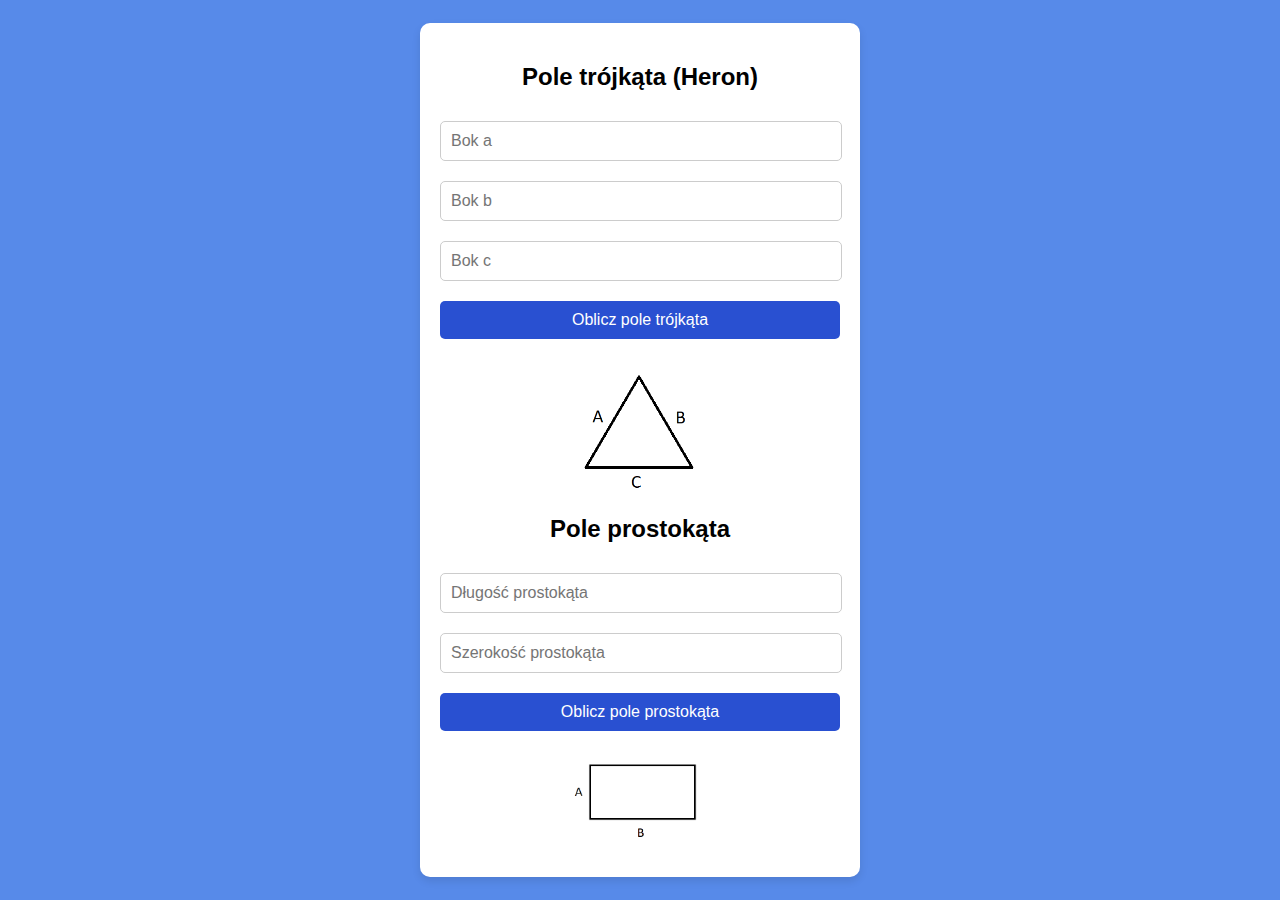
<file: index.html>
<!DOCTYPE html>
<html lang="pl">
<head>
    <meta charset="UTF-8"> <!-- Ustawienie kodowania znaków na UTF-8 -->
    <meta name="viewport" content="width=device-width, initial-scale=1.0"> <!-- Umożliwienie prawidłowego skalowania strony na urządzeniach mobilnych -->
    <title>Kalkulator pola</title> <!-- Tytuł strony, który pojawia się w zakładce przeglądarki -->
    <style>
        body {
            font-family: 'Segoe UI', Tahoma, Geneva, Verdana, sans-serif; /* Ustawienie czcionki */
            background-color: #f4f4f9; /* Kolor tła */
            display: flex; /* Użycie flexboxa do centrowania */
            justify-content: center; /* Wyśrodkowanie kontenera w poziomie */
            align-items: center; /* Wyśrodkowanie kontenera w pionie */
            height: 100vh; /* Wysokość na 100% widoku okna */
            margin: 0; /* Usunięcie marginesów */
            background-color: rgb(87, 138, 233);
        }
        img{
            float:center;
        }

        .container {
            background-color: rgb(255, 255, 255); /* Tło kontenera */
            padding: 20px; /* Odstęp wewnętrzny */
            border-radius: 10px; /* Zaokrąglone rogi */
            box-shadow: 0 4px 8px rgba(0, 0, 0, 0.1); /* Cień pod kontenerem */
            max-width: 400px; /* Maksymalna szerokość */
            width: 100%; /* Szerokość kontenera na 100% */
            text-align: center; /* Wyśrodkowanie zawartości tekstowej */
        }

        h2 {
            color: #000000; /* Kolor tekstu nagłówka */
            margin-bottom: 20px; /* Odstęp poniżej nagłówka */
        }

        input {
            width: 95%;
            padding: 10px; /* Wewnętrzny margines */
            margin: 10px 0; /* Odstępy między inputami */
            border: 1px solid #ccc; /* Obramowanie */
            border-radius: 5px; /* Zaokrąglone rogi */
            font-size: 16px; /* Rozmiar czcionki */
        }

        button {
            width: 100%; /* Szerokość przycisku */
            padding: 10px; /* Wewnętrzny margines */
            background-color: #2950d1; /* Kolor tła przycisku */
            color: white; /* Kolor tekstu */
            border: none; /* Brak obramowania */
            border-radius: 5px; /* Zaokrąglone rogi */
            cursor: pointer; /* Zmiana kursora */
            font-size: 16px; /* Rozmiar tekstu */
            margin-top: 10px; /* Margines górny */
        }

        button:hover {
            background-color: #218838; /* Kolor tła przy najechaniu */
        }

        .result {
            text-align: center; /* Wyśrodkowanie tekstu */
            margin-top: 20px; /* Odstęp górny */
            font-size: 18px; /* Rozmiar tekstu */
            color: #555; /* Kolor tekstu */
        }

        img {
            display: block; /* Wyświetlanie obrazu jako blok */
            margin: 10px auto; /* Wyśrodkowanie obrazów */
            max-width: 150px; /* Maksymalna szerokość obrazów */
        }
    </style>
</head>
<body>

<div class="container">
    <h2>Pole trójkąta (Heron)</h2> <!-- Nagłówek dla pola trójkąta -->
    <input type="number" id="a" placeholder="Bok a"> <!-- Pole input dla boku a -->
    <input type="number" id="b" placeholder="Bok b"> <!-- Pole input dla boku b -->
    <input type="number" id="c" placeholder="Bok c"> <!-- Pole input dla boku c -->
    <button onclick="calculateTriangle()">Oblicz pole trójkąta</button> <!-- Przycisk obliczający pole trójkąta -->

    <div class="result">
        <p id="triangle-result"></p> <!-- Wynik dla pola trójkąta -->
    </div>

    <img src="tr.png" alt="Obraz trójkąta"> <!-- Obrazek trójkąta -->

    <h2>Pole prostokąta</h2> <!-- Nagłówek dla pola prostokąta -->
    <input type="number" id="length" placeholder="Długość prostokąta"> <!-- Pole input dla długości prostokąta -->
    <input type="number" id="width" placeholder="Szerokość prostokąta"> <!-- Pole input dla szerokości prostokąta -->
    <button onclick="calculateRectangle()">Oblicz pole prostokąta</button> <!-- Przycisk obliczający pole prostokąta -->

    <div class="result">
        <p id="rectangle-result"></p> <!-- Wynik dla pola prostokąta -->
    </div>

    <img src="pr.png" alt="Obraz prostokąta"> <!-- Obrazek prostokąta -->

    
</div>

<script>
    function calculateTriangle() {
        const a = +document.getElementById('a').value; // Pobranie wartości boku a
        const b = +document.getElementById('b').value; // Pobranie wartości boku b
        const c = +document.getElementById('c').value; // Pobranie wartości boku c
        const s = (a + b + c) / 2; // Obliczenie połowy obwodu trójkąta
        const area = Math.sqrt(s * (s - a) * (s - b) * (s - c)); // Obliczenie pola za pomocą wzoru Herona
        document.getElementById('triangle-result').textContent = isNaN(area) || area <= 0 ? "Błędne dane" : `Pole trójkąta: ${area.toFixed(2)}`; 
        // Wyświetlenie wyniku lub komunikat o błędzie
    }

    function calculateRectangle() {
        const length = +document.getElementById('length').value; // Pobranie wartości długości prostokąta
        const width = +document.getElementById('width').value; // Pobranie wartości szerokości prostokąta
        const area = length * width; // Obliczenie pola prostokąta
        document.getElementById('rectangle-result').textContent = length > 0 && width > 0 ? `Pole prostokąta: ${area.toFixed(2)}` : "Błędne dane"; 
        // Wyświetlenie wyniku lub komunikat o błędzie
    }
</script>

</body>
</html>
</file>
